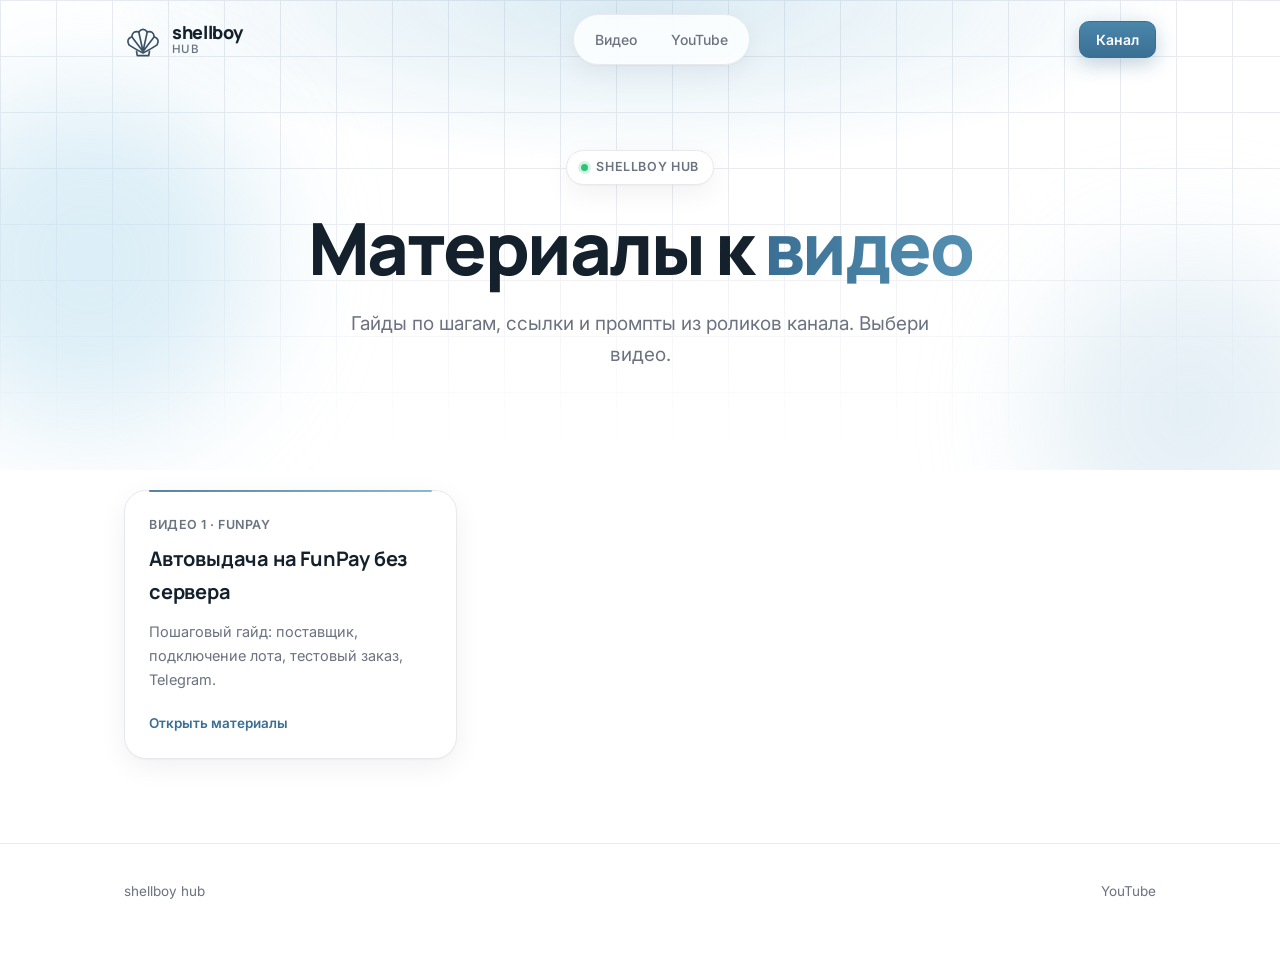
<file: index.html>
<!doctype html>
<html lang="ru">
<head>
<meta charset="utf-8">
<meta name="viewport" content="width=device-width,initial-scale=1">
<title>shellboy hub: материалы к видео</title>
<meta name="description" content="shellboy hub: гайды, ссылки и промпты к видео канала @shellboyx.">
<link rel="icon" href="assets/img/logo.svg" type="image/svg+xml">
<link rel="preconnect" href="https://fonts.googleapis.com">
<link rel="preconnect" href="https://fonts.gstatic.com" crossorigin>
<link href="https://fonts.googleapis.com/css2?family=Inter:wght@400;500;600;700&family=Manrope:wght@600;700;800&display=swap" rel="stylesheet">
<link rel="stylesheet" href="assets/css/style.css">
<script>document.documentElement.classList.add("js");</script>
</head>
<body>

<svg width="0" height="0" style="position:absolute" aria-hidden="true">
  <symbol id="i-play" viewBox="0 0 24 24"><path d="M8 5v14l11-7z"/></symbol>
  <symbol id="i-user" viewBox="0 0 24 24"><circle cx="12" cy="8" r="4"/><path d="M4 21c1-4 4-6 8-6s7 2 8 6"/></symbol>
  <symbol id="i-key" viewBox="0 0 24 24"><circle cx="8" cy="15" r="4"/><path d="M11 12l9-9M16 7l3 3"/></symbol>
  <symbol id="i-wallet" viewBox="0 0 24 24"><rect x="3" y="6" width="18" height="14" rx="3"/><path d="M3 10h18M16 15h2"/></symbol>
  <symbol id="i-search" viewBox="0 0 24 24"><circle cx="11" cy="11" r="7"/><path d="M20 20l-4-4"/></symbol>
  <symbol id="i-redo" viewBox="0 0 24 24"><path d="M20 12a8 8 0 1 1-3-6.2M20 4v5h-5"/></symbol>
  <symbol id="i-hand" viewBox="0 0 24 24"><path d="M9 11V5a1.5 1.5 0 0 1 3 0v6M12 10V4a1.5 1.5 0 0 1 3 0v7M15 11V6a1.5 1.5 0 0 1 3 0v9a6 6 0 0 1-6 6h-1a6 6 0 0 1-5-3l-2-4a1.5 1.5 0 0 1 2.5-1.5L9 15"/></symbol>
  <symbol id="i-phone" viewBox="0 0 24 24"><rect x="7" y="2" width="10" height="20" rx="2.5"/><path d="M11 18h2"/></symbol>
  <symbol id="i-check" viewBox="0 0 24 24"><path d="M5 12.5l4.5 4.5L19 7.5"/></symbol>
  <symbol id="i-alert" viewBox="0 0 24 24"><path d="M12 3l10 18H2z"/><path d="M12 10v5M12 18v.5"/></symbol>
  <symbol id="i-info" viewBox="0 0 24 24"><circle cx="12" cy="12" r="9"/><path d="M12 11v6M12 7.5v.5"/></symbol>
  <symbol id="i-arrow" viewBox="0 0 24 24"><path d="M7 17L17 7M8 7h9v9"/></symbol>
  <symbol id="i-bolt" viewBox="0 0 24 24"><path d="M13 2L4 14h7l-1 8 9-12h-7z"/></symbol>
  <symbol id="i-server" viewBox="0 0 24 24"><rect x="3" y="4" width="18" height="7" rx="2"/><rect x="3" y="13" width="18" height="7" rx="2"/><path d="M7 7.5h.01M7 16.5h.01"/></symbol>
  <symbol id="i-box" viewBox="0 0 24 24"><path d="M3 7l9-4 9 4-9 4zM3 7v10l9 4 9-4V7M12 11v10"/></symbol>
  <symbol id="i-chat" viewBox="0 0 24 24"><path d="M4 5h16v11H9l-5 4z"/></symbol>
  <symbol id="i-chan" viewBox="0 0 24 24"><rect x="3" y="5" width="18" height="14" rx="4"/><path d="M10 9.5v5l4.5-2.5z"/></symbol>
  <symbol id="i-git" viewBox="0 0 24 24"><path d="M8 4v10a4 4 0 0 0 4 4h4M8 8a2 2 0 1 0 0-4 2 2 0 0 0 0 4zM16 20a2 2 0 1 0 0-4 2 2 0 0 0 0 4z"/></symbol>
</svg>

<div class="progress" aria-hidden="true"></div>

<header class="nav-shell">
  <div class="wrap">
    <a class="brand" href="#top"><img src="assets/img/logo.svg" alt=""><span class="brand-text"><b>shellboy</b><small>hub</small></span></a>
    <nav class="navpill"><a href="#videos">Видео</a><a href="https://www.youtube.com/@shellboyx" target="_blank" rel="noopener">YouTube</a></nav>
    <a class="btn blue sm nav-cta" href="https://www.youtube.com/@shellboyx" target="_blank" rel="noopener">Канал</a>
  </div>
</header>

<main id="top">
<div class="hero">
  <i class="orb o1" aria-hidden="true"></i><i class="orb o2" aria-hidden="true"></i>
  <div class="wrap">
    <div class="pills rise" style="--d:0ms"><span class="pill"><span class="dot"></span>shellboy hub</span></div>
    <h1>Материалы к <span class="grad">видео</span></h1>
    <p class="lead rise" style="--d:520ms">Гайды по шагам, ссылки и промпты из роликов канала. Выбери видео.</p>
  </div>
</div>
<section style="padding-top:20px">
  <div class="wrap">
    <div class="grid g3 reveal" id="videos"></div>
  </div>
</section>
</main>
<footer>
  <div class="wrap">
    <span>shellboy hub</span>
    <span><a href="https://www.youtube.com/@shellboyx" target="_blank" rel="noopener">YouTube</a></span>
  </div>
</footer>
<script src="assets/js/videos.js"></script>
<script src="assets/js/hub.js"></script>
<script src="assets/js/nav.js"></script>
<script src="assets/js/reveal.js"></script>
<script src="assets/js/anim.js"></script>
</body>
</html>
</file>
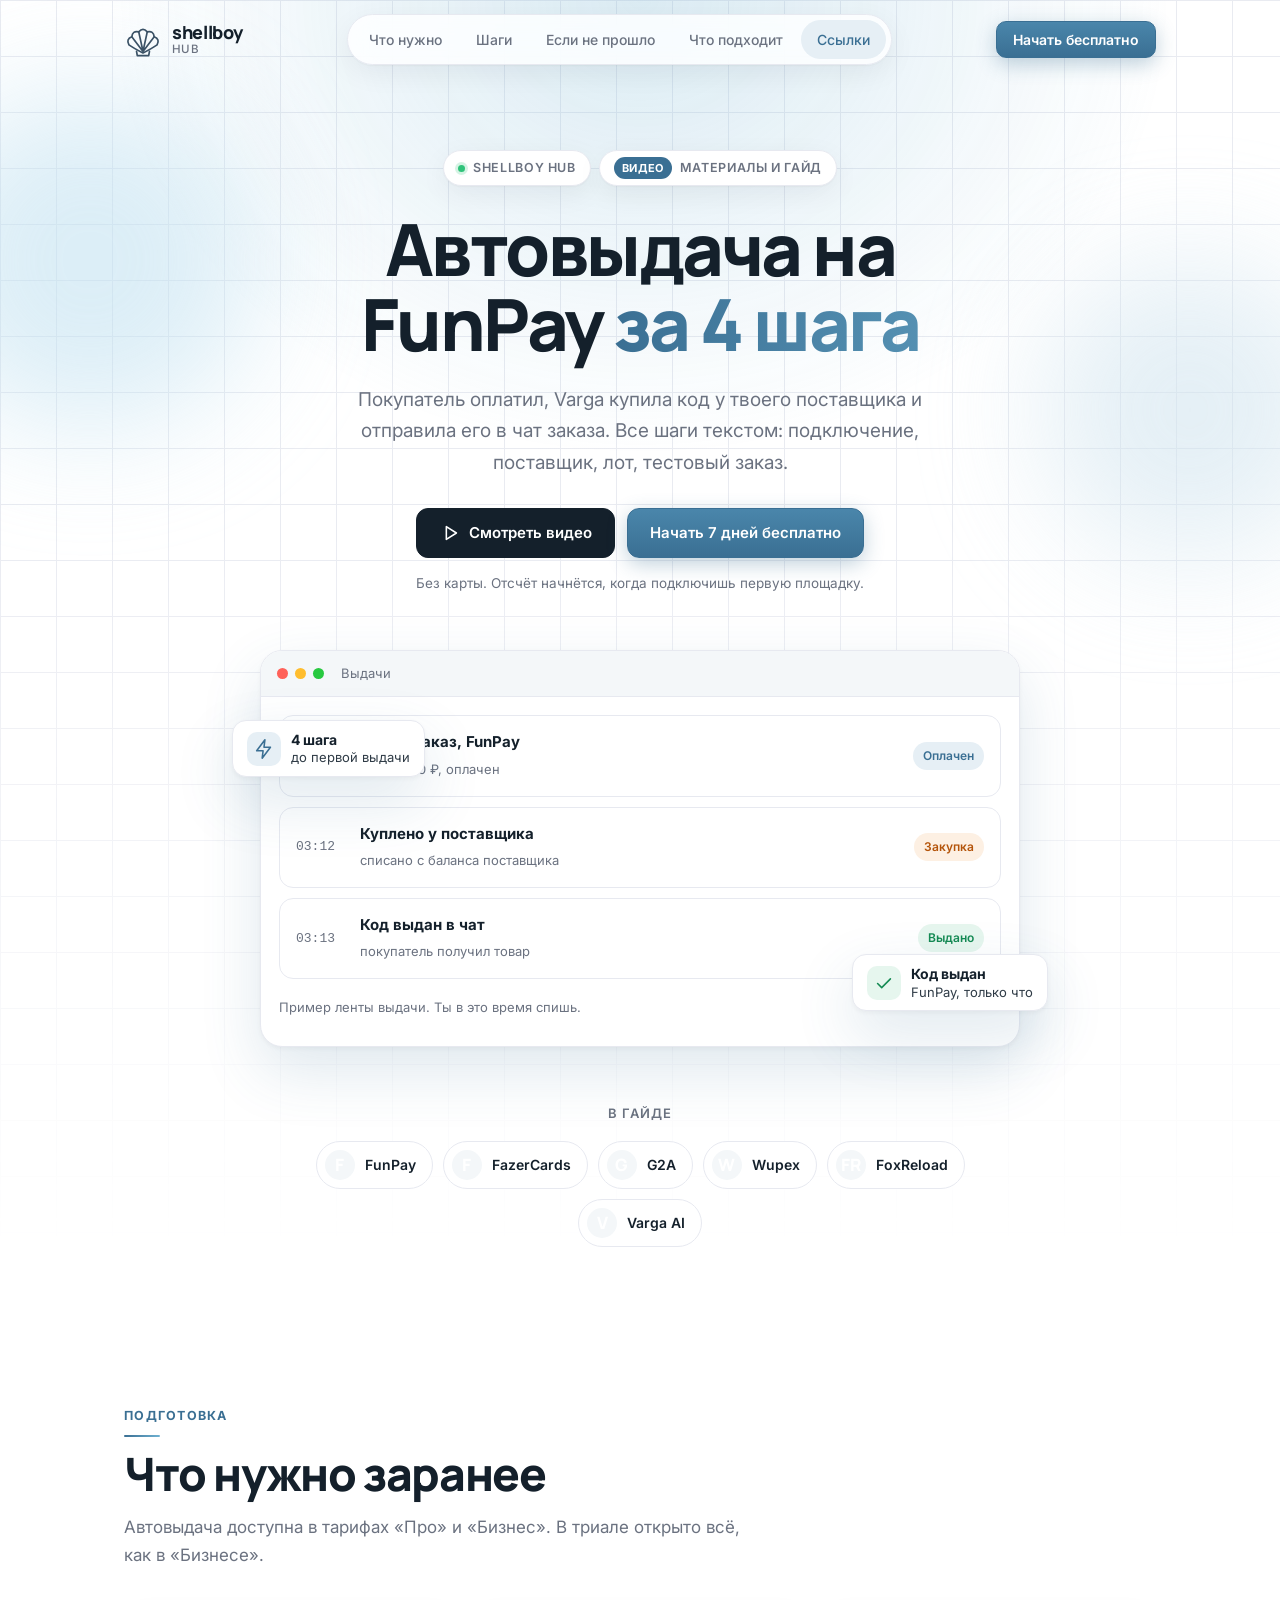
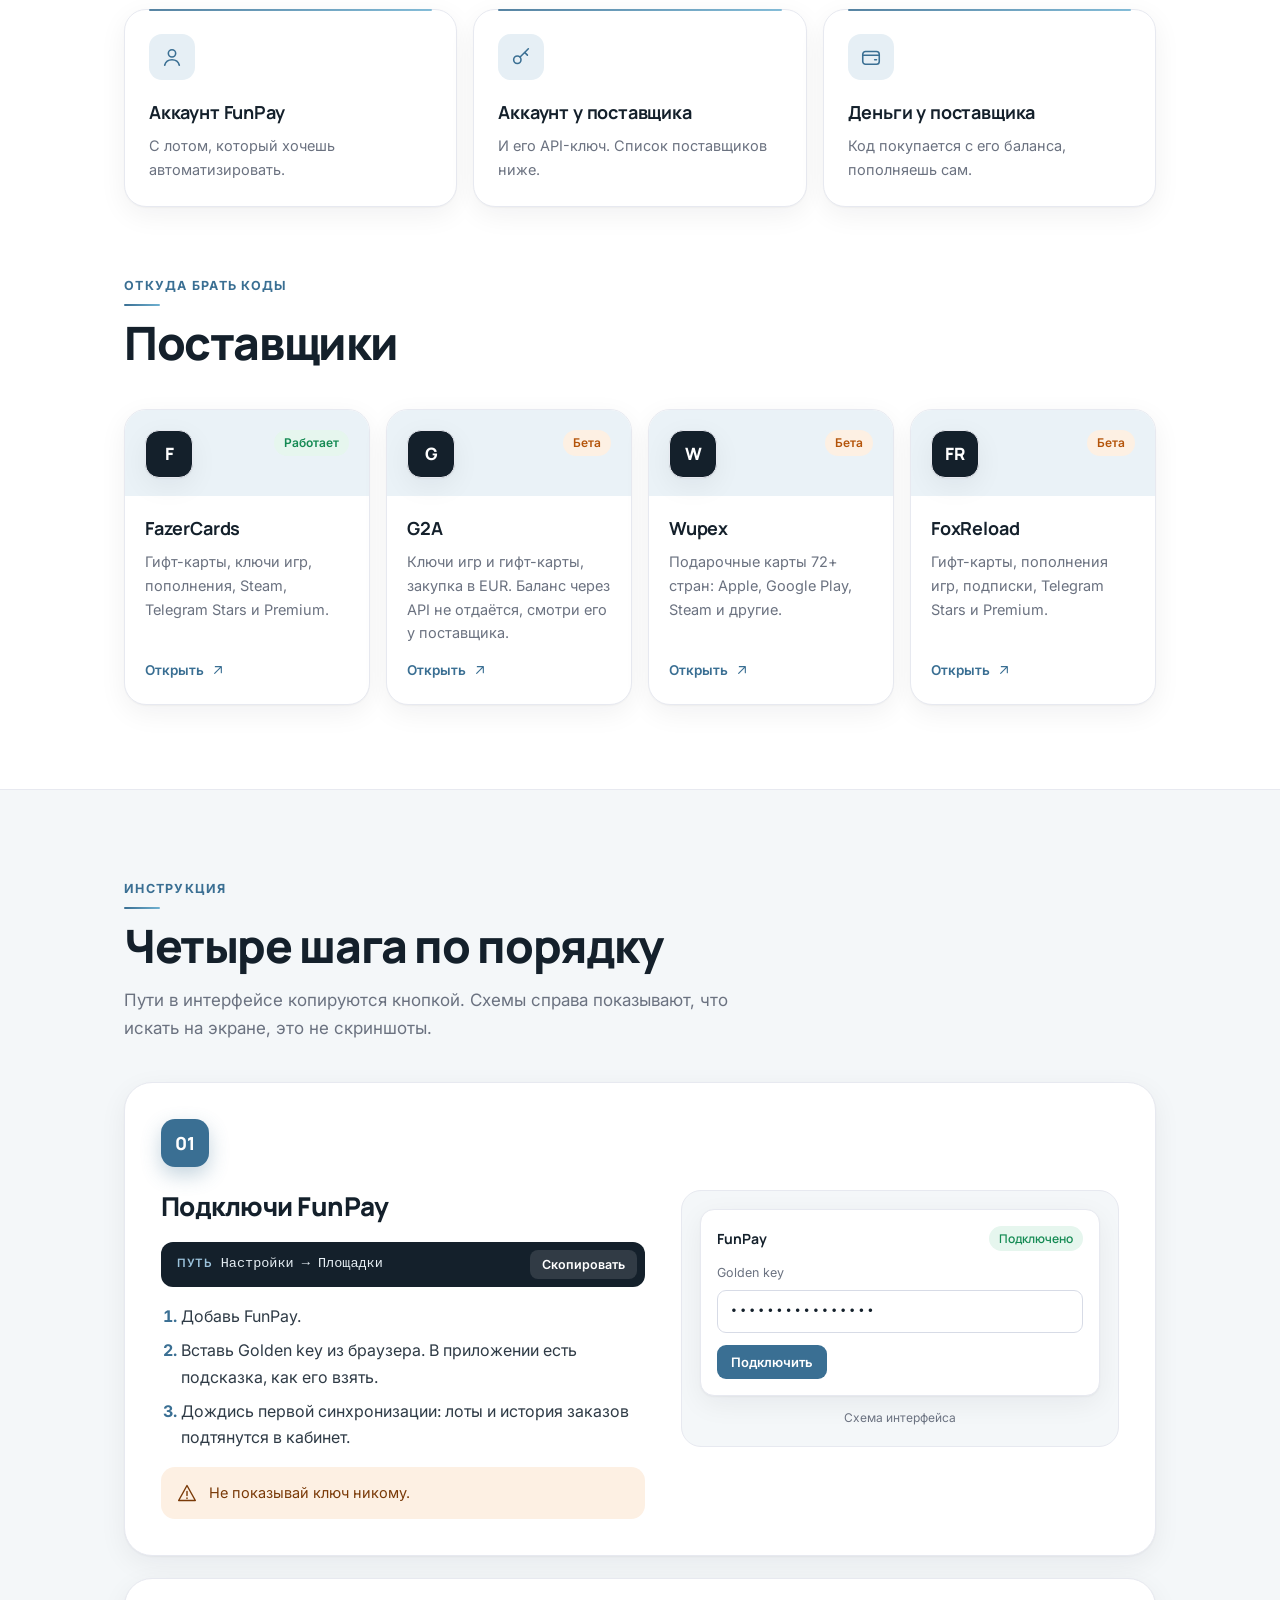
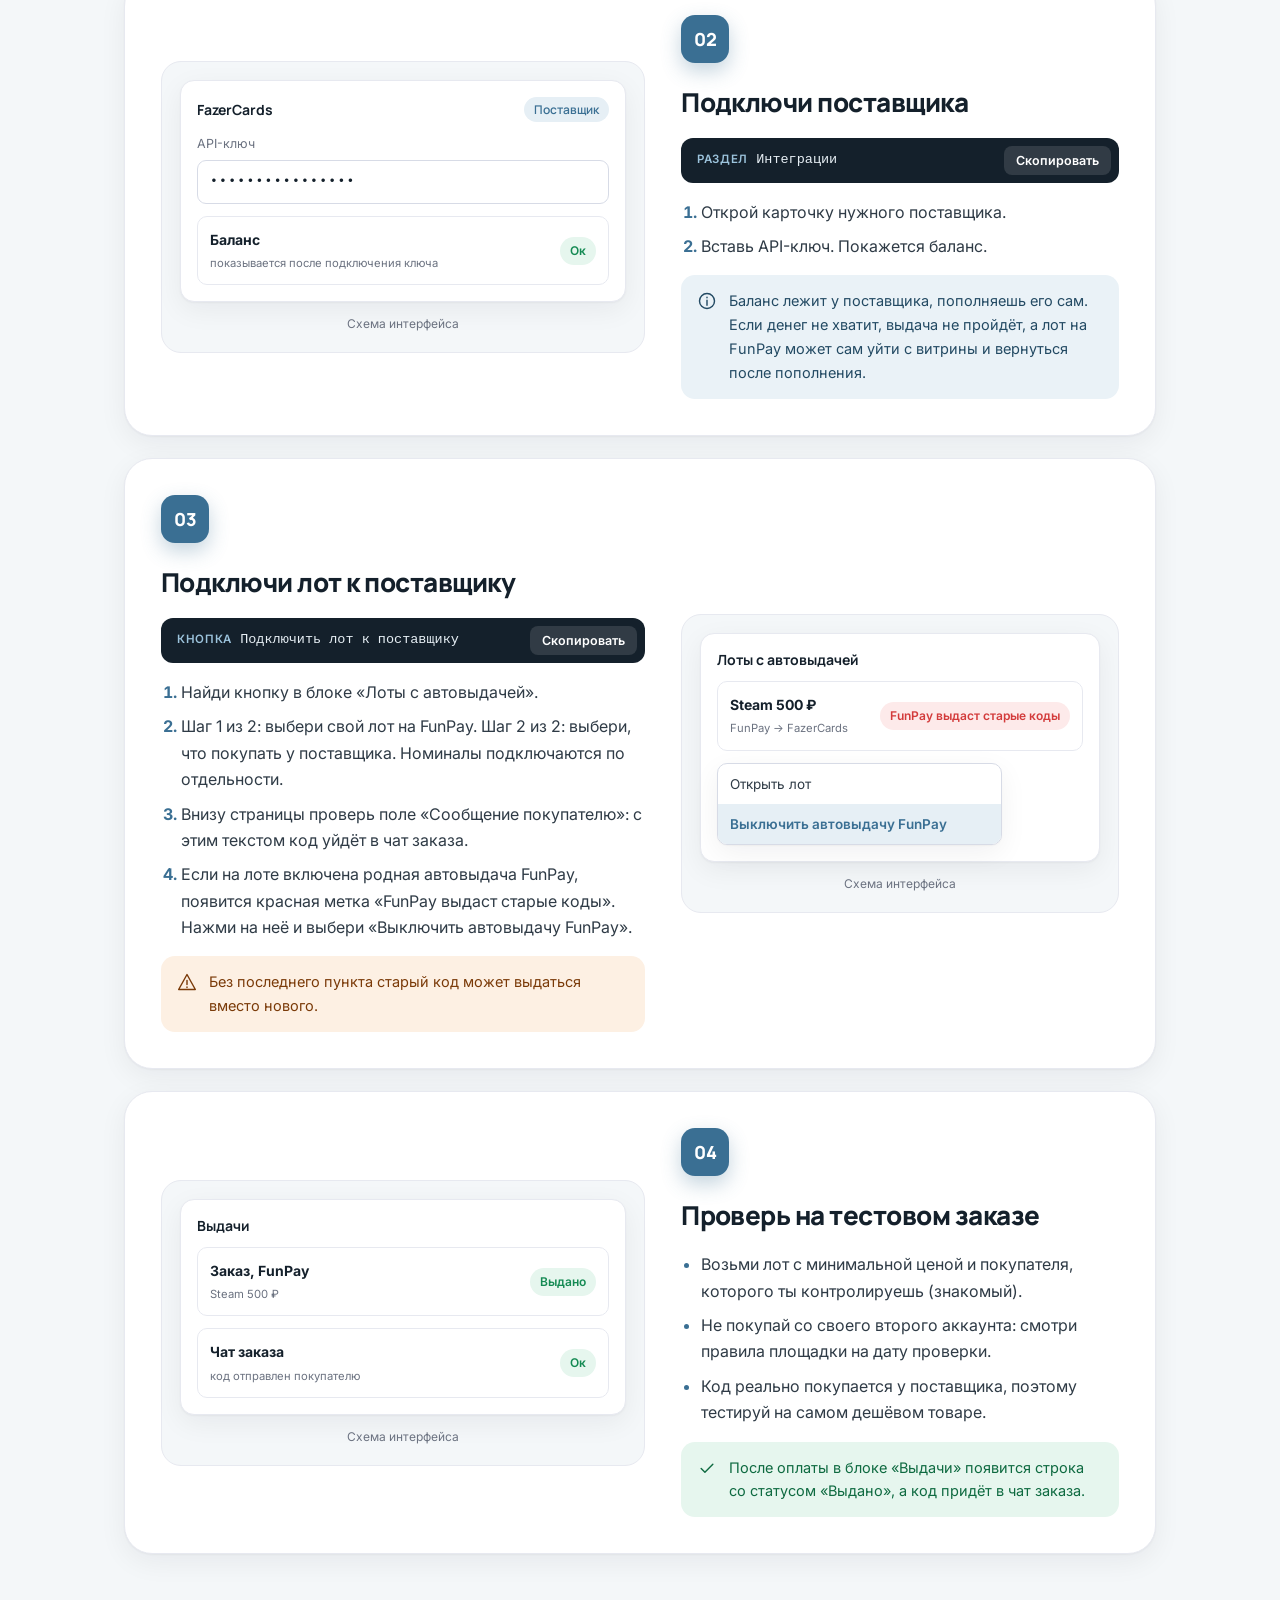
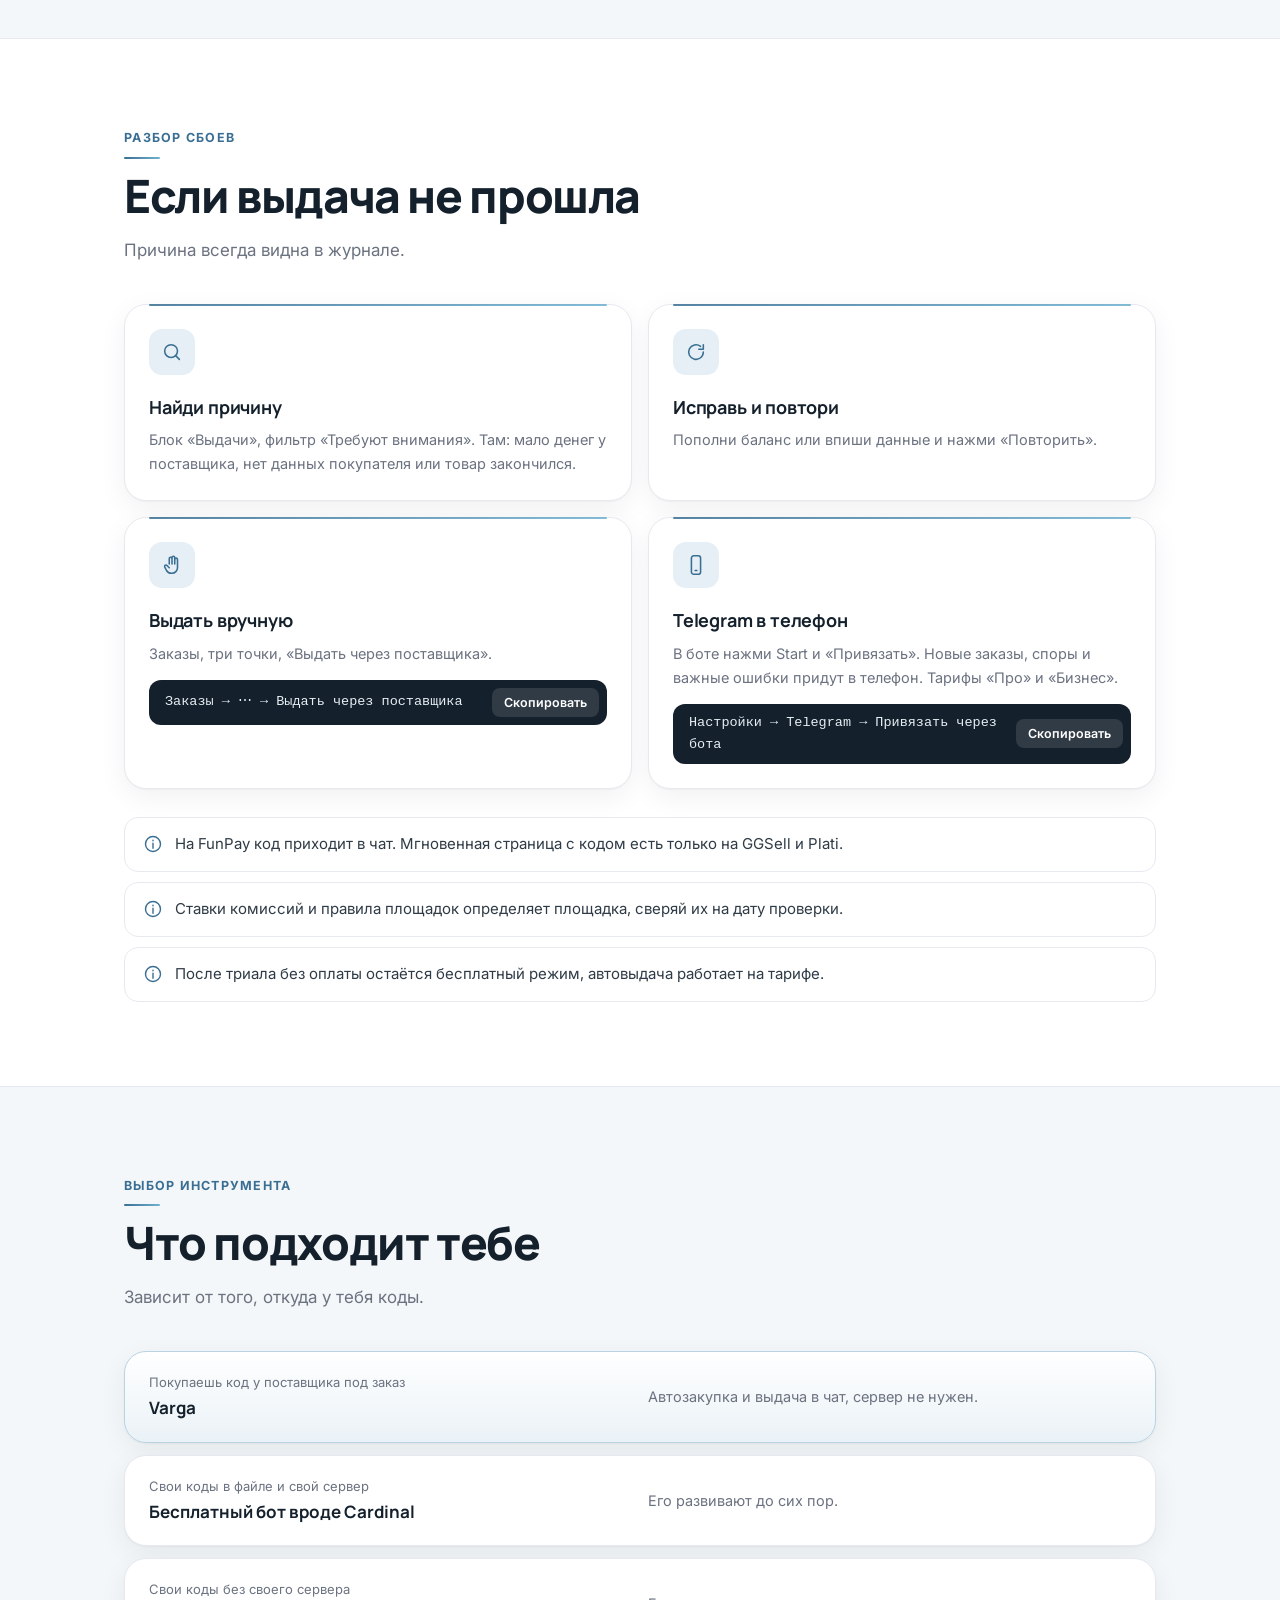
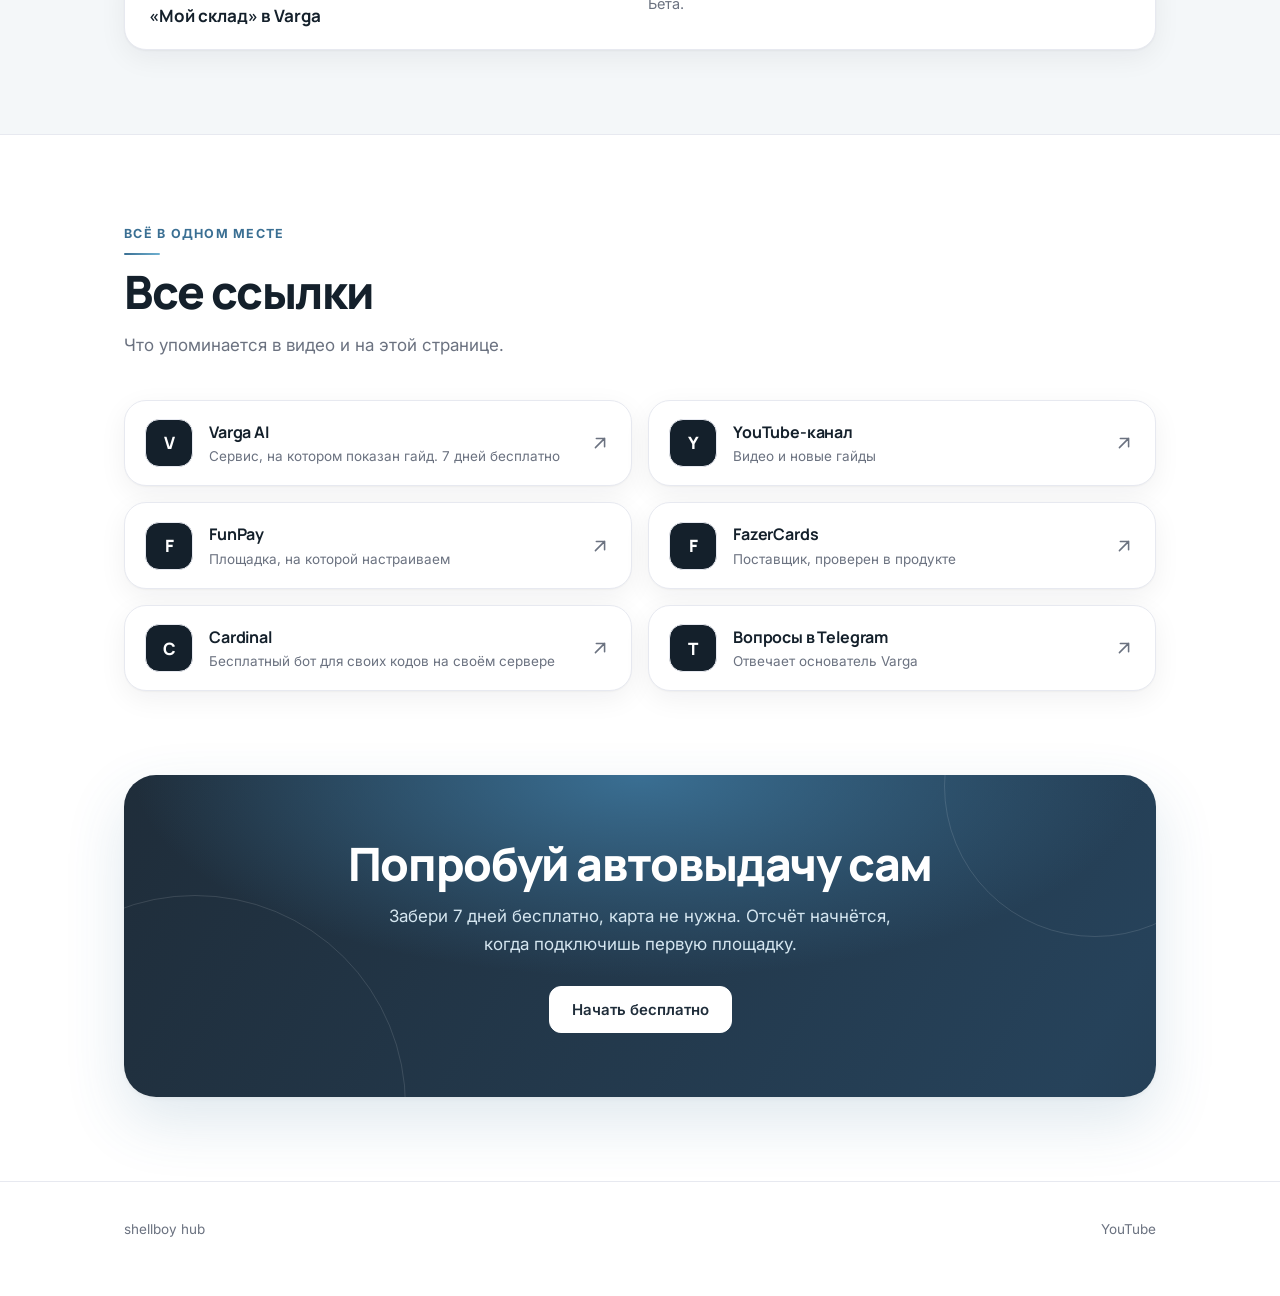
<file: video-1/index.html>
<!doctype html>
<html lang="ru">
<head>
<meta charset="utf-8">
<meta name="viewport" content="width=device-width,initial-scale=1">
<title>Автовыдача на FunPay без сервера: гайд по шагам | Varga AI</title>
<meta name="description" content="Письменная инструкция к видео: как настроить автовыдачу на FunPay без своего сервера. Поставщик, подключение лота, тестовый заказ, Telegram.">
<link rel="icon" href="../assets/img/logo.svg" type="image/svg+xml">
<link rel="preconnect" href="https://fonts.googleapis.com">
<link rel="preconnect" href="https://fonts.gstatic.com" crossorigin>
<link href="https://fonts.googleapis.com/css2?family=Inter:wght@400;500;600;700&family=Manrope:wght@600;700;800&display=swap" rel="stylesheet">
<link rel="stylesheet" href="../assets/css/style.css">
<script>document.documentElement.classList.add("js");</script>
</head>
<body>

<svg width="0" height="0" style="position:absolute" aria-hidden="true">
  <symbol id="i-play" viewBox="0 0 24 24"><path d="M8 5v14l11-7z"/></symbol>
  <symbol id="i-user" viewBox="0 0 24 24"><circle cx="12" cy="8" r="4"/><path d="M4 21c1-4 4-6 8-6s7 2 8 6"/></symbol>
  <symbol id="i-key" viewBox="0 0 24 24"><circle cx="8" cy="15" r="4"/><path d="M11 12l9-9M16 7l3 3"/></symbol>
  <symbol id="i-wallet" viewBox="0 0 24 24"><rect x="3" y="6" width="18" height="14" rx="3"/><path d="M3 10h18M16 15h2"/></symbol>
  <symbol id="i-search" viewBox="0 0 24 24"><circle cx="11" cy="11" r="7"/><path d="M20 20l-4-4"/></symbol>
  <symbol id="i-redo" viewBox="0 0 24 24"><path d="M20 12a8 8 0 1 1-3-6.2M20 4v5h-5"/></symbol>
  <symbol id="i-hand" viewBox="0 0 24 24"><path d="M9 11V5a1.5 1.5 0 0 1 3 0v6M12 10V4a1.5 1.5 0 0 1 3 0v7M15 11V6a1.5 1.5 0 0 1 3 0v9a6 6 0 0 1-6 6h-1a6 6 0 0 1-5-3l-2-4a1.5 1.5 0 0 1 2.5-1.5L9 15"/></symbol>
  <symbol id="i-phone" viewBox="0 0 24 24"><rect x="7" y="2" width="10" height="20" rx="2.5"/><path d="M11 18h2"/></symbol>
  <symbol id="i-check" viewBox="0 0 24 24"><path d="M5 12.5l4.5 4.5L19 7.5"/></symbol>
  <symbol id="i-alert" viewBox="0 0 24 24"><path d="M12 3l10 18H2z"/><path d="M12 10v5M12 18v.5"/></symbol>
  <symbol id="i-info" viewBox="0 0 24 24"><circle cx="12" cy="12" r="9"/><path d="M12 11v6M12 7.5v.5"/></symbol>
  <symbol id="i-arrow" viewBox="0 0 24 24"><path d="M7 17L17 7M8 7h9v9"/></symbol>
  <symbol id="i-bolt" viewBox="0 0 24 24"><path d="M13 2L4 14h7l-1 8 9-12h-7z"/></symbol>
  <symbol id="i-server" viewBox="0 0 24 24"><rect x="3" y="4" width="18" height="7" rx="2"/><rect x="3" y="13" width="18" height="7" rx="2"/><path d="M7 7.5h.01M7 16.5h.01"/></symbol>
  <symbol id="i-box" viewBox="0 0 24 24"><path d="M3 7l9-4 9 4-9 4zM3 7v10l9 4 9-4V7M12 11v10"/></symbol>
  <symbol id="i-chat" viewBox="0 0 24 24"><path d="M4 5h16v11H9l-5 4z"/></symbol>
  <symbol id="i-chan" viewBox="0 0 24 24"><rect x="3" y="5" width="18" height="14" rx="4"/><path d="M10 9.5v5l4.5-2.5z"/></symbol>
  <symbol id="i-git" viewBox="0 0 24 24"><path d="M8 4v10a4 4 0 0 0 4 4h4M8 8a2 2 0 1 0 0-4 2 2 0 0 0 0 4zM16 20a2 2 0 1 0 0-4 2 2 0 0 0 0 4z"/></symbol>
</svg>

<div class="progress" aria-hidden="true"></div>

<header class="nav-shell">
  <div class="wrap">
    <a class="brand" href="#top"><img src="../assets/img/logo.svg" alt=""><span class="brand-text"><b>shellboy</b><small>hub</small></span></a>
    <nav class="navpill">
      <a href="#need">Что нужно</a>
      <a href="#steps">Шаги</a>
      <a href="#fail">Если не прошло</a>
      <a href="#fit">Что подходит</a>
      <a href="#links">Ссылки</a>
    </nav>
    <a class="btn blue sm nav-cta" href="https://vargaai.ru/?src=youtube_autovydacha" target="_blank" rel="noopener">Начать бесплатно</a>
  </div>
</header>

<main id="top">

<div class="hero">
  <i class="orb o1" aria-hidden="true"></i><i class="orb o2" aria-hidden="true"></i>
  <div class="wrap">
    <div class="pills rise" style="--d:0ms">
      <span class="pill"><span class="dot"></span>shellboy hub</span>
      <span class="pill"><b>Видео</b>Материалы и гайд</span>
    </div>
    <h1>Автовыдача на FunPay <span class="grad">за 4 шага</span></h1>
    <p class="lead rise" style="--d:520ms">Покупатель оплатил, Varga купила код у твоего поставщика и отправила его в чат заказа. Все шаги текстом: подключение, поставщик, лот, тестовый заказ.</p>
    <div class="hero-actions rise" style="--d:660ms">
      <a class="btn dark" href="https://www.youtube.com/@shellboyxx" target="_blank" rel="noopener" id="video-link"><svg class="icon"><use href="#i-play"/></svg>Смотреть видео</a>
      <a class="btn blue" href="https://vargaai.ru/?src=youtube_autovydacha" target="_blank" rel="noopener">Начать 7 дней бесплатно</a>
    </div>
    <p class="hero-note rise" style="--d:780ms">Без карты. Отсчёт начнётся, когда подключишь первую площадку.</p>

    <div class="stage">
      <div class="stage-tilt"><div class="window">
        <div class="win-bar"><i></i><i></i><i></i><span>Выдачи</span></div>
        <div class="win-body">
          <div class="feed-row"><span class="t">03:12</span><div><b>Новый заказ, FunPay</b><small>Steam 500 ₽, оплачен</small></div><span class="chip">Оплачен</span></div>
          <div class="feed-row"><span class="t">03:12</span><div><b>Куплено у поставщика</b><small>списано с баланса поставщика</small></div><span class="chip warn">Закупка</span></div>
          <div class="feed-row"><span class="t">03:13</span><div><b>Код выдан в чат</b><small>покупатель получил товар</small></div><span class="chip ok">Выдано</span></div>
        </div>
        <p class="win-cap">Пример ленты выдачи. Ты в это время спишь.</p>
      </div></div>
      <div class="float a"><span class="ic"><svg class="icon"><use href="#i-check"/></svg></span><span><b>Код выдан</b>FunPay, только что</span></div>
      <div class="float b"><span class="ic" style="background:var(--blue-soft);color:var(--blue)"><svg class="icon"><use href="#i-bolt"/></svg></span><span><b>4 шага</b>до первой выдачи</span></div>
    </div>
    <div class="strip">
      <p>В гайде</p>
      <div class="strip-row">
        <span class="strip-item"><span class="logo-img" data-letter="F"><img class="logo" src="https://www.google.com/s2/favicons?domain=funpay.com&sz=128" alt="" loading="lazy"></span>FunPay</span>
        <span class="strip-item"><span class="logo-img" data-letter="F"><img class="logo" src="https://www.google.com/s2/favicons?domain=fazercards.com&sz=128" alt="" loading="lazy"></span>FazerCards</span>
        <span class="strip-item"><span class="logo-img" data-letter="G"><img class="logo" src="https://www.google.com/s2/favicons?domain=g2a.com&sz=128" alt="" loading="lazy"></span>G2A</span>
        <span class="strip-item"><span class="logo-img" data-letter="W"><img class="logo" src="https://www.google.com/s2/favicons?domain=wupex.com&sz=128" alt="" loading="lazy"></span>Wupex</span>
        <span class="strip-item"><span class="logo-img" data-letter="FR"><img class="logo" src="https://www.google.com/s2/favicons?domain=foxreload.com&sz=128" alt="" loading="lazy"></span>FoxReload</span>
        <span class="strip-item"><span class="logo-img" data-letter="V"><img class="logo" src="https://vargaai.ru/img/va-logo.png" alt="" loading="lazy"></span>Varga AI</span>
      </div>
    </div>
  </div>
</div>

<section id="need">
  <div class="wrap">
    <div class="sec-head reveal">
      <span class="label">Подготовка</span>
      <h2>Что нужно заранее</h2>
      <p class="sec-sub">Автовыдача доступна в тарифах «Про» и «Бизнес». В триале открыто всё, как в «Бизнесе».</p>
    </div>
    <div class="grid g3 reveal">
      <div class="card"><div class="ico"><svg class="icon"><use href="#i-user"/></svg></div><h4>Аккаунт FunPay</h4><p>С лотом, который хочешь автоматизировать.</p></div>
      <div class="card"><div class="ico"><svg class="icon"><use href="#i-key"/></svg></div><h4>Аккаунт у поставщика</h4><p>И его API-ключ. Список поставщиков ниже.</p></div>
      <div class="card"><div class="ico"><svg class="icon"><use href="#i-wallet"/></svg></div><h4>Деньги у поставщика</h4><p>Код покупается с его баланса, пополняешь сам.</p></div>
    </div>

    <div class="sec-head reveal" style="margin-top:64px">
      <span class="label">Откуда брать коды</span>
      <h2>Поставщики</h2>
    </div>
    <div class="grid g4 reveal">
      <a class="card sup" href="https://reseller.fazercards.com/ru" target="_blank" rel="noopener">
        <div class="sup-top"><span class="logo-img" data-letter="F"><img class="logo" src="https://www.google.com/s2/favicons?domain=fazercards.com&sz=128" alt="" loading="lazy"></span><span class="tag ok">Работает</span></div>
        <div class="sup-body"><h4>FazerCards</h4><p>Гифт-карты, ключи игр, пополнения, Steam, Telegram Stars и Premium.</p><div class="go">Открыть<svg class="icon" style="width:16px;height:16px"><use href="#i-arrow"/></svg></div></div>
      </a>
      <a class="card sup" href="https://www.g2a.com/" target="_blank" rel="noopener">
        <div class="sup-top"><span class="logo-img" data-letter="G"><img class="logo" src="https://www.google.com/s2/favicons?domain=g2a.com&sz=128" alt="" loading="lazy"></span><span class="tag beta">Бета</span></div>
        <div class="sup-body"><h4>G2A</h4><p>Ключи игр и гифт-карты, закупка в EUR. Баланс через API не отдаётся, смотри его у поставщика.</p><div class="go">Открыть<svg class="icon" style="width:16px;height:16px"><use href="#i-arrow"/></svg></div></div>
      </a>
      <a class="card sup" href="https://wupex.com/" target="_blank" rel="noopener">
        <div class="sup-top"><span class="logo-img" data-letter="W"><img class="logo" src="https://www.google.com/s2/favicons?domain=wupex.com&sz=128" alt="" loading="lazy"></span><span class="tag beta">Бета</span></div>
        <div class="sup-body"><h4>Wupex</h4><p>Подарочные карты 72+ стран: Apple, Google Play, Steam и другие.</p><div class="go">Открыть<svg class="icon" style="width:16px;height:16px"><use href="#i-arrow"/></svg></div></div>
      </a>
      <a class="card sup" href="https://foxreload.com/ru" target="_blank" rel="noopener">
        <div class="sup-top"><span class="logo-img" data-letter="FR"><img class="logo" src="https://www.google.com/s2/favicons?domain=foxreload.com&sz=128" alt="" loading="lazy"></span><span class="tag beta">Бета</span></div>
        <div class="sup-body"><h4>FoxReload</h4><p>Гифт-карты, пополнения игр, подписки, Telegram Stars и Premium.</p><div class="go">Открыть<svg class="icon" style="width:16px;height:16px"><use href="#i-arrow"/></svg></div></div>
      </a>
    </div>
  </div>
</section>

<section id="steps" class="tint">
  <div class="wrap">
    <div class="sec-head reveal">
      <span class="label">Инструкция</span>
      <h2>Четыре шага по порядку</h2>
      <p class="sec-sub">Пути в интерфейсе копируются кнопкой. Схемы справа показывают, что искать на экране, это не скриншоты.</p>
    </div>

    <div class="steps">

      <div class="step reveal">
        <div>
          <div class="step-num">01</div>
          <h3>Подключи FunPay</h3>
          <div class="copybar"><span><em>Путь</em>Настройки → Площадки</span><button class="copy" data-copy="Настройки → Площадки">Скопировать</button></div>
          <ol>
            <li>Добавь FunPay.</li>
            <li>Вставь Golden key из браузера. В приложении есть подсказка, как его взять.</li>
            <li>Дождись первой синхронизации: лоты и история заказов подтянутся в кабинет.</li>
          </ol>
          <div class="callout warn"><svg class="icon"><use href="#i-alert"/></svg><p>Не показывай ключ никому.</p></div>
        </div>
        <div class="step-ui">
          <div class="ui-panel">
            <div class="ui-title">FunPay<span class="chip ok">Подключено</span></div>
            <div class="field">Golden key<div class="input"><span class="typing">••••••••••••••••</span></div></div>
            <span class="ui-btn">Подключить</span>
          </div>
          <p class="ui-cap">Схема интерфейса</p>
        </div>
      </div>

      <div class="step reveal">
        <div>
          <div class="step-num">02</div>
          <h3>Подключи поставщика</h3>
          <div class="copybar"><span><em>Раздел</em>Интеграции</span><button class="copy" data-copy="Интеграции">Скопировать</button></div>
          <ol>
            <li>Открой карточку нужного поставщика.</li>
            <li>Вставь API-ключ. Покажется баланс.</li>
          </ol>
          <div class="callout"><svg class="icon"><use href="#i-info"/></svg><p>Баланс лежит у поставщика, пополняешь его сам. Если денег не хватит, выдача не пройдёт, а лот на FunPay может сам уйти с витрины и вернуться после пополнения.</p></div>
        </div>
        <div class="step-ui">
          <div class="ui-panel">
            <div class="ui-title">FazerCards<span class="chip">Поставщик</span></div>
            <div class="field">API-ключ<div class="input"><span class="typing">••••••••••••••••</span></div></div>
            <div class="ui-row"><div><b>Баланс</b><small>показывается после подключения ключа</small></div><span class="chip ok">Ок</span></div>
          </div>
          <p class="ui-cap">Схема интерфейса</p>
        </div>
      </div>

      <div class="step reveal">
        <div>
          <div class="step-num">03</div>
          <h3>Подключи лот к поставщику</h3>
          <div class="copybar"><span><em>Кнопка</em>Подключить лот к поставщику</span><button class="copy" data-copy="Подключить лот к поставщику">Скопировать</button></div>
          <ol>
            <li>Найди кнопку в блоке «Лоты с автовыдачей».</li>
            <li>Шаг 1 из 2: выбери свой лот на FunPay. Шаг 2 из 2: выбери, что покупать у поставщика. Номиналы подключаются по отдельности.</li>
            <li>Внизу страницы проверь поле «Сообщение покупателю»: с этим текстом код уйдёт в чат заказа.</li>
            <li>Если на лоте включена родная автовыдача FunPay, появится красная метка «FunPay выдаст старые коды». Нажми на неё и выбери «Выключить автовыдачу FunPay».</li>
          </ol>
          <div class="callout warn"><svg class="icon"><use href="#i-alert"/></svg><p>Без последнего пункта старый код может выдаться вместо нового.</p></div>
        </div>
        <div class="step-ui">
          <div class="ui-panel">
            <div class="ui-title">Лоты с автовыдачей</div>
            <div class="ui-row"><div><b>Steam 500 ₽</b><small>FunPay → FazerCards</small></div><span class="chip red">FunPay выдаст старые коды</span></div>
            <div class="ui-menu"><div>Открыть лот</div><div class="on">Выключить автовыдачу FunPay</div></div>
          </div>
          <p class="ui-cap">Схема интерфейса</p>
        </div>
      </div>

      <div class="step reveal">
        <div>
          <div class="step-num">04</div>
          <h3>Проверь на тестовом заказе</h3>
          <ul>
            <li>Возьми лот с минимальной ценой и покупателя, которого ты контролируешь (знакомый).</li>
            <li>Не покупай со своего второго аккаунта: смотри правила площадки на дату проверки.</li>
            <li>Код реально покупается у поставщика, поэтому тестируй на самом дешёвом товаре.</li>
          </ul>
          <div class="callout ok"><svg class="icon"><use href="#i-check"/></svg><p>После оплаты в блоке «Выдачи» появится строка со статусом «Выдано», а код придёт в чат заказа.</p></div>
        </div>
        <div class="step-ui">
          <div class="ui-panel">
            <div class="ui-title">Выдачи</div>
            <div class="ui-row"><div><b>Заказ, FunPay</b><small>Steam 500 ₽</small></div><span class="chip ok">Выдано</span></div>
            <div class="ui-row"><div><b>Чат заказа</b><small>код отправлен покупателю</small></div><span class="chip ok">Ок</span></div>
          </div>
          <p class="ui-cap">Схема интерфейса</p>
        </div>
      </div>

    </div>
  </div>
</section>

<section id="fail">
  <div class="wrap">
    <div class="sec-head reveal">
      <span class="label">Разбор сбоев</span>
      <h2>Если выдача не прошла</h2>
      <p class="sec-sub">Причина всегда видна в журнале.</p>
    </div>
    <div class="grid g2 reveal">
      <div class="card info"><div class="ico"><svg class="icon"><use href="#i-search"/></svg></div><h4>Найди причину</h4><p>Блок «Выдачи», фильтр «Требуют внимания». Там: мало денег у поставщика, нет данных покупателя или товар закончился.</p></div>
      <div class="card info"><div class="ico"><svg class="icon"><use href="#i-redo"/></svg></div><h4>Исправь и повтори</h4><p>Пополни баланс или впиши данные и нажми «Повторить».</p></div>
      <div class="card info"><div class="ico"><svg class="icon"><use href="#i-hand"/></svg></div><h4>Выдать вручную</h4><p>Заказы, три точки, «Выдать через поставщика».</p>
        <div class="copybar" style="margin:14px 0 0"><span>Заказы → ⋯ → Выдать через поставщика</span><button class="copy" data-copy="Заказы → три точки → Выдать через поставщика">Скопировать</button></div></div>
      <div class="card info"><div class="ico"><svg class="icon"><use href="#i-phone"/></svg></div><h4>Telegram в телефон</h4><p>В боте нажми Start и «Привязать». Новые заказы, споры и важные ошибки придут в телефон. Тарифы «Про» и «Бизнес».</p>
        <div class="copybar" style="margin:14px 0 0"><span>Настройки → Telegram → Привязать через бота</span><button class="copy" data-copy="Настройки → Telegram → Привязать через бота">Скопировать</button></div></div>
    </div>

    <ul class="facts reveal">
      <li><svg class="icon"><use href="#i-info"/></svg>На FunPay код приходит в чат. Мгновенная страница с кодом есть только на GGSell и Plati.</li>
      <li><svg class="icon"><use href="#i-info"/></svg>Ставки комиссий и правила площадок определяет площадка, сверяй их на дату проверки.</li>
      <li><svg class="icon"><use href="#i-info"/></svg>После триала без оплаты остаётся бесплатный режим, автовыдача работает на тарифе.</li>
    </ul>
  </div>
</section>

<section id="fit" class="tint">
  <div class="wrap">
    <div class="sec-head reveal">
      <span class="label">Выбор инструмента</span>
      <h2>Что подходит тебе</h2>
      <p class="sec-sub">Зависит от того, откуда у тебя коды.</p>
    </div>
    <div class="fit reveal">
      <div class="fit-row hot"><div><span class="when">Покупаешь код у поставщика под заказ</span><b>Varga</b></div><div class="note">Автозакупка и выдача в чат, сервер не нужен.</div></div>
      <div class="fit-row"><div><span class="when">Свои коды в файле и свой сервер</span><b>Бесплатный бот вроде Cardinal</b></div><div class="note">Его развивают до сих пор.</div></div>
      <div class="fit-row"><div><span class="when">Свои коды без своего сервера</span><b>«Мой склад» в Varga</b></div><div class="note">Бета.</div></div>
    </div>
  </div>
</section>

<section id="links">
  <div class="wrap">
    <div class="sec-head reveal">
      <span class="label">Всё в одном месте</span>
      <h2>Все ссылки</h2>
      <p class="sec-sub">Что упоминается в видео и на этой странице.</p>
    </div>
    <div class="grid g2 reveal">
      <a class="card link-card" href="https://vargaai.ru/?src=youtube_autovydacha" target="_blank" rel="noopener"><span class="logo-img" data-letter="V"><img class="logo" src="https://vargaai.ru/img/va-logo.png" alt="" loading="lazy"></span><div><h4>Varga AI</h4><p>Сервис, на котором показан гайд. 7 дней бесплатно</p></div><svg class="icon arrow"><use href="#i-arrow"/></svg></a>
      <a class="card link-card" href="https://www.youtube.com/@shellboyxx" target="_blank" rel="noopener"><span class="logo-img" data-letter="Y"><img class="logo" src="https://www.google.com/s2/favicons?domain=youtube.com&sz=128" alt="" loading="lazy"></span><div><h4>YouTube-канал</h4><p>Видео и новые гайды</p></div><svg class="icon arrow"><use href="#i-arrow"/></svg></a>
      <a class="card link-card" href="https://funpay.com/" target="_blank" rel="noopener"><span class="logo-img" data-letter="F"><img class="logo" src="https://www.google.com/s2/favicons?domain=funpay.com&sz=128" alt="" loading="lazy"></span><div><h4>FunPay</h4><p>Площадка, на которой настраиваем</p></div><svg class="icon arrow"><use href="#i-arrow"/></svg></a>
      <a class="card link-card" href="https://reseller.fazercards.com/ru" target="_blank" rel="noopener"><span class="logo-img" data-letter="F"><img class="logo" src="https://www.google.com/s2/favicons?domain=fazercards.com&sz=128" alt="" loading="lazy"></span><div><h4>FazerCards</h4><p>Поставщик, проверен в продукте</p></div><svg class="icon arrow"><use href="#i-arrow"/></svg></a>
      <a class="card link-card" href="https://github.com/sidor0912/FunPayCardinal" target="_blank" rel="noopener"><span class="logo-img" data-letter="C"><img class="logo" src="https://www.google.com/s2/favicons?domain=github.com&sz=128" alt="" loading="lazy"></span><div><h4>Cardinal</h4><p>Бесплатный бот для своих кодов на своём сервере</p></div><svg class="icon arrow"><use href="#i-arrow"/></svg></a>
      <a class="card link-card" href="https://t.me/ova_xd" target="_blank" rel="noopener"><span class="logo-img" data-letter="T"><img class="logo" src="https://www.google.com/s2/favicons?domain=telegram.org&sz=128" alt="" loading="lazy"></span><div><h4>Вопросы в Telegram</h4><p>Отвечает основатель Varga</p></div><svg class="icon arrow"><use href="#i-arrow"/></svg></a>
    </div>
  </div>
</section>

<section id="trial" style="padding-top:0">
  <div class="wrap">
    <div class="cta reveal">
      <h2>Попробуй автовыдачу сам</h2>
      <p>Забери 7 дней бесплатно, карта не нужна. Отсчёт начнётся, когда подключишь первую площадку.</p>
      <a class="btn white" href="https://vargaai.ru/?src=youtube_autovydacha" target="_blank" rel="noopener">Начать бесплатно</a>
      
    </div>
  </div>
</section>

</main>

<footer>
  <div class="wrap">
    <span>shellboy hub</span>
    <span><a href="https://www.youtube.com/@shellboyx" target="_blank" rel="noopener">YouTube</a></span>
  </div>
</footer>

<script src="../assets/js/copy.js"></script>
<script src="../assets/js/logos.js"></script>
<script src="../assets/js/nav.js"></script>
<script src="../assets/js/reveal.js"></script>
<script src="../assets/js/anim.js"></script>
</body>
</html>
</file>
<file: assets/css/style.css>
/* Tokens */
:root {
  --bg: #ffffff;
  --bg-soft: #f4f7f9;
  --bg-tint: #eaf2f7;
  --text: #2f3b46;
  --strong: #14202b;
  --muted: #6b7280;
  --line: #e7e9f0;
  --line-strong: #d7dbe6;
  --blue: #3a6f93;
  --blue-2: #6fb1d1;
  --blue-dark: #1f2d3a;
  --blue-soft: #e6eff5;
  --ok: #148a53;
  --ok-soft: #e6f6ee;
  --warn: #b4540a;
  --warn-soft: #fdf0e3;
  --red: #d33b3b;
  --red-soft: #fdeaea;
  --r-lg: 22px;
  --r-md: 14px;
  --r-sm: 10px;
  --shadow: 0 1px 2px rgba(11, 16, 32, 0.04), 0 8px 28px rgba(11, 16, 32, 0.06);
  --shadow-lg: 0 2px 4px rgba(11, 16, 32, 0.04), 0 24px 60px rgba(58, 111, 147, 0.16);
  --font: "Inter", -apple-system, "Segoe UI", Roboto, Arial, sans-serif;
  --display: "Manrope", "Inter", -apple-system, "Segoe UI", Arial, sans-serif;
  --mono: ui-monospace, "SF Mono", Menlo, Consolas, monospace;
}

* { box-sizing: border-box; }
html { scroll-behavior: smooth; scroll-padding-top: 96px; }
body {
  margin: 0; background: var(--bg); color: var(--text);
  font-family: var(--font); font-size: 16px; line-height: 1.65;
  -webkit-font-smoothing: antialiased; overflow-x: hidden;
}
a { color: inherit; text-decoration: none; }
p { margin: 0 0 12px; }
.wrap { max-width: 1080px; margin: 0 auto; padding: 0 24px; }
.icon { width: 22px; height: 22px; stroke: currentColor; fill: none; stroke-width: 1.7; stroke-linecap: round; stroke-linejoin: round; flex: none; }

/* Progress */
.progress { position: fixed; top: 0; left: 0; height: 3px; width: 0; z-index: 50; background: linear-gradient(90deg, var(--blue), var(--blue-2)); }

/* Floating nav */
.nav-shell { position: fixed; top: 14px; left: 0; right: 0; z-index: 40; pointer-events: none; }
.nav-shell .wrap { display: flex; align-items: center; justify-content: space-between; gap: 12px; }
.brand, .navpill, .nav-cta { pointer-events: auto; }
.brand { display: flex; align-items: center; gap: 10px; font-family: var(--display); font-weight: 800; font-size: 18px; color: var(--strong); }
.brand img { width: 34px; height: 34px; border-radius: 10px; }
.brand span i { font-style: normal; color: var(--blue); }
.navpill {
  display: flex; gap: 2px; padding: 5px; border-radius: 999px;
  background: rgba(255, 255, 255, 0.82); backdrop-filter: blur(14px) saturate(160%);
  border: 1px solid var(--line); box-shadow: var(--shadow);
}
.navpill a { padding: 8px 16px; border-radius: 999px; font-size: 14px; font-weight: 500; color: var(--muted); transition: background 0.15s, color 0.15s; }
.navpill a:hover { color: var(--strong); background: var(--bg-soft); }
.navpill a.active { color: var(--blue); background: var(--blue-soft); }

/* Buttons */
.btn {
  display: inline-flex; align-items: center; justify-content: center; gap: 8px;
  padding: 13px 22px; border-radius: 12px; font: 600 15px var(--font);
  border: 1px solid var(--line-strong); background: #fff; color: var(--strong);
  cursor: pointer; transition: transform 0.15s, box-shadow 0.15s, background 0.15s;
}
.btn:hover { transform: translateY(-1px); box-shadow: var(--shadow); }
.btn.blue { background: linear-gradient(180deg, #4a86ab, var(--blue)); border-color: var(--blue); color: #fff; box-shadow: 0 6px 20px rgba(58, 111, 147, 0.32); }
.btn.blue:hover { box-shadow: 0 10px 28px rgba(58, 111, 147, 0.4); }
.btn.dark { background: var(--strong); border-color: var(--strong); color: #fff; }
.btn.sm { padding: 9px 16px; font-size: 14px; border-radius: 10px; }
.btn.white { background: #fff; color: var(--strong); border-color: #fff; }

/* Hero */
.hero { position: relative; padding: 150px 0 70px; text-align: center; overflow: hidden; }
.hero::before {
  content: ""; position: absolute; inset: 0; z-index: -1;
  background:
    radial-gradient(60% 50% at 50% 0%, rgba(111, 177, 209, 0.28), transparent 70%),
    linear-gradient(var(--line) 1px, transparent 1px) 0 0 / 56px 56px,
    linear-gradient(90deg, var(--line) 1px, transparent 1px) 0 0 / 56px 56px;
  -webkit-mask-image: linear-gradient(#000 40%, transparent 95%);
  mask-image: linear-gradient(#000 40%, transparent 95%);
  opacity: 0.9;
}
.pills { display: flex; flex-wrap: wrap; gap: 8px; justify-content: center; margin-bottom: 26px; }
.pill {
  display: inline-flex; align-items: center; gap: 8px; padding: 6px 14px; border-radius: 999px;
  font-size: 12.5px; font-weight: 600; letter-spacing: 0.05em; text-transform: uppercase;
  background: #fff; border: 1px solid var(--line); color: var(--muted); box-shadow: var(--shadow);
}
.pill .dot { width: 7px; height: 7px; border-radius: 50%; background: #2fc37a; box-shadow: 0 0 0 3px rgba(47, 195, 122, 0.2); }
.pill b { background: var(--blue); color: #fff; padding: 2px 8px; border-radius: 999px; font-size: 11px; letter-spacing: 0.04em; }

h1, h2, h3, h4 { font-family: var(--display); color: var(--strong); margin: 0; }
h1 { font-size: clamp(38px, 7vw, 72px); font-weight: 800; line-height: 1.04; letter-spacing: -0.035em; max-width: 880px; margin: 0 auto 22px; }
h1 { text-wrap: balance; }
.grad { white-space: nowrap; background: linear-gradient(90deg, var(--blue), var(--blue-2)); -webkit-background-clip: text; background-clip: text; color: transparent; }
.lead { font-size: 19px; color: var(--muted); max-width: 620px; margin: 0 auto 30px; }
.hero-actions { display: flex; flex-wrap: wrap; gap: 12px; justify-content: center; }
.hero-note { font-size: 13.5px; color: var(--muted); margin-top: 14px; }

/* Window mock */
.stage { position: relative; max-width: 760px; margin: 56px auto 0; text-align: left; }
.window { background: #fff; border: 1px solid var(--line); border-radius: var(--r-lg); box-shadow: var(--shadow-lg); overflow: hidden; }
.win-bar { display: flex; align-items: center; gap: 7px; padding: 12px 16px; background: var(--bg-soft); border-bottom: 1px solid var(--line); }
.win-bar i { width: 11px; height: 11px; border-radius: 50%; background: #ff6159; }
.win-bar i:nth-child(2) { background: #ffbd2e; }
.win-bar i:nth-child(3) { background: #28c940; }
.win-bar span { margin-left: 10px; font-size: 13px; color: var(--muted); }
.win-body { padding: 18px; display: grid; gap: 10px; }
.feed-row {
  display: grid; grid-template-columns: 52px 1fr auto; align-items: center; gap: 12px;
  padding: 14px 16px; border: 1px solid var(--line); border-radius: var(--r-md); background: #fff;
}
.t { font-family: var(--mono); font-size: 13px; color: var(--muted); }
.feed-row b { display: block; color: var(--strong); font-size: 15px; }
.feed-row small { color: var(--muted); font-size: 13px; }
.chip { font-size: 12px; font-weight: 600; padding: 4px 10px; border-radius: 999px; background: var(--blue-soft); color: var(--blue); white-space: nowrap; }
.chip.ok { background: var(--ok-soft); color: var(--ok); }
.chip.red { background: var(--red-soft); color: var(--red); }
.chip.warn { background: var(--warn-soft); color: var(--warn); }
.win-cap { padding: 0 18px 16px; font-size: 13px; color: var(--muted); }
.float {
  position: absolute; background: #fff; border: 1px solid var(--line); border-radius: 14px; box-shadow: var(--shadow-lg);
  padding: 10px 14px; display: flex; gap: 10px; align-items: center; font-size: 13px; line-height: 1.3;
}
.float b { display: block; color: var(--strong); font-size: 14px; }
.float .ic { width: 34px; height: 34px; border-radius: 10px; background: var(--ok-soft); color: var(--ok); display: grid; place-items: center; }
.float.a { right: -28px; bottom: 36px; }
.float.b { left: -28px; top: 70px; }
.js .feed-row { opacity: 0; transform: translateY(10px); animation: rowIn 0.6s forwards; }
.js .feed-row:nth-child(1) { animation-delay: 0.3s; }
.js .feed-row:nth-child(2) { animation-delay: 1s; }
.js .feed-row:nth-child(3) { animation-delay: 1.7s; }
@keyframes rowIn { to { opacity: 1; transform: none; } }

/* Sections */
section { padding: 84px 0; }
.sec-head { max-width: 640px; margin-bottom: 40px; }
.label { display: inline-block; font-size: 12.5px; font-weight: 700; letter-spacing: 0.1em; text-transform: uppercase; color: var(--blue); margin-bottom: 12px; }
h2 { font-size: clamp(30px, 4.6vw, 46px); font-weight: 800; line-height: 1.1; letter-spacing: -0.03em; margin-bottom: 14px; }
.sec-sub { color: var(--muted); font-size: 17px; margin: 0; }
.tint { background: var(--bg-soft); border-top: 1px solid var(--line); border-bottom: 1px solid var(--line); }

/* Cards */
.grid { display: grid; gap: 16px; }
.g3 { grid-template-columns: repeat(3, 1fr); }
.g2 { grid-template-columns: repeat(2, 1fr); }
.g4 { grid-template-columns: repeat(4, 1fr); }
.card {
  position: relative; background: #fff; border: 1px solid var(--line); border-radius: var(--r-lg);
  padding: 24px; box-shadow: var(--shadow); transition: transform 0.2s, box-shadow 0.2s;
}
.card::before {
  content: ""; position: absolute; left: 24px; right: 24px; top: -1px; height: 2px; border-radius: 2px;
  background: linear-gradient(90deg, var(--blue), var(--blue-2)); opacity: 0.85;
}
a.card:hover { transform: translateY(-3px); box-shadow: var(--shadow-lg); }
.ico { width: 46px; height: 46px; border-radius: 13px; display: grid; place-items: center; background: var(--blue-soft); color: var(--blue); margin-bottom: 18px; }
.card h4 { font-size: 18px; font-weight: 700; margin-bottom: 6px; letter-spacing: -0.01em; }
.card p { font-size: 14.5px; color: var(--muted); margin: 0; }
.card .tag { display: inline-block; margin-top: 14px; font-size: 12px; font-weight: 600; padding: 3px 10px; border-radius: 999px; }
.tag.ok { background: var(--ok-soft); color: var(--ok); }
.tag.beta { background: var(--warn-soft); color: var(--warn); }
.card .go { display: flex; align-items: center; gap: 6px; margin-top: 14px; font-size: 13.5px; font-weight: 600; color: var(--blue); }
.logo-tile { width: 46px; height: 46px; border-radius: 13px; display: grid; place-items: center; background: var(--strong); color: #fff; font: 800 17px var(--display); margin-bottom: 18px; }

/* Steps */
.steps { display: grid; gap: 22px; }
.step { display: grid; grid-template-columns: 1.05fr 0.95fr; gap: 36px; align-items: center; background: #fff; border: 1px solid var(--line); border-radius: 28px; padding: 36px; box-shadow: var(--shadow); }
.step:nth-child(even) .step-ui { order: -1; }
.step-num { display: inline-flex; align-items: center; justify-content: center; width: 48px; height: 48px; border-radius: 14px; background: var(--blue); color: #fff; font: 800 18px var(--display); margin-bottom: 18px; box-shadow: 0 8px 20px rgba(58, 111, 147, 0.3); }
.step h3 { font-size: 26px; font-weight: 800; letter-spacing: -0.02em; margin-bottom: 14px; }
.step ol, .step ul { margin: 0 0 16px; padding-left: 20px; }
.step li { margin-bottom: 8px; }
.step li::marker { color: var(--blue); font-weight: 700; }

.copybar {
  display: flex; align-items: center; justify-content: space-between; gap: 10px;
  background: var(--strong); color: #e6eef4; border-radius: 12px; padding: 8px 8px 8px 16px; margin: 4px 0 16px;
  font-family: var(--mono); font-size: 13.5px;
}
.copybar em { font-style: normal; color: #9cc3dc; margin-right: 8px; font-size: 11.5px; letter-spacing: 0.06em; text-transform: uppercase; font-family: var(--font); font-weight: 600; }
.copy { font: 600 12.5px var(--font); border: 0; background: rgba(255, 255, 255, 0.12); color: #fff; padding: 7px 12px; border-radius: 8px; cursor: pointer; white-space: nowrap; transition: background 0.15s; }
.copy:hover { background: rgba(255, 255, 255, 0.22); }
.copy.done { background: #1f9d64; }

.callout { display: flex; gap: 12px; padding: 14px 16px; border-radius: var(--r-md); font-size: 14.5px; background: var(--bg-tint); color: #234a63; }
.callout.warn { background: var(--warn-soft); color: #7a3a08; }
.callout.ok { background: var(--ok-soft); color: #0e6a40; }
.callout .icon { width: 20px; height: 20px; margin-top: 2px; }
.callout p { margin: 0; }

/* UI mocks in steps */
.step-ui { background: var(--bg-soft); border: 1px solid var(--line); border-radius: 20px; padding: 18px; }
.ui-cap { font-size: 12px; color: var(--muted); text-align: center; margin: 12px 0 0; }
.ui-panel { background: #fff; border: 1px solid var(--line); border-radius: 14px; padding: 16px; display: grid; gap: 12px; box-shadow: var(--shadow); }
.ui-title { font: 700 14px var(--display); color: var(--strong); display: flex; justify-content: space-between; align-items: center; }
.field { display: grid; gap: 6px; font-size: 12.5px; color: var(--muted); }
.input { border: 1px solid var(--line-strong); border-radius: 9px; padding: 10px 12px; font-family: var(--mono); font-size: 13px; color: var(--strong); background: #fff; letter-spacing: 0.1em; }
.ui-btn { justify-self: start; background: var(--blue); color: #fff; font: 600 13px var(--font); padding: 9px 14px; border-radius: 9px; }
.ui-row { display: grid; grid-template-columns: 1fr auto; gap: 10px; align-items: center; padding: 11px 12px; border: 1px solid var(--line); border-radius: 10px; font-size: 13.5px; }
.ui-row b { color: var(--strong); display: block; font-size: 14px; }
.ui-row small { color: var(--muted); }
.ui-menu { border: 1px solid var(--line-strong); border-radius: 10px; background: #fff; box-shadow: var(--shadow); overflow: hidden; font-size: 13.5px; width: 78%; }
.ui-menu div { padding: 9px 12px; color: var(--text); }
.ui-menu div.on { background: var(--blue-soft); color: var(--blue); font-weight: 600; }

/* Fail / info grid */
.info h4 { display: flex; align-items: center; gap: 8px; }
.facts { list-style: none; padding: 0; margin: 28px 0 0; display: grid; gap: 10px; }
.facts li { display: flex; gap: 12px; align-items: flex-start; padding: 14px 18px; background: #fff; border: 1px solid var(--line); border-radius: var(--r-md); font-size: 15px; }
.facts .icon { color: var(--blue); margin-top: 2px; width: 20px; height: 20px; }

/* Fit */
.fit { display: grid; gap: 12px; }
.fit-row { display: grid; grid-template-columns: 1fr 1fr; gap: 16px; align-items: center; background: #fff; border: 1px solid var(--line); border-radius: var(--r-lg); padding: 20px 24px; box-shadow: var(--shadow); }
.fit-row .when { font-size: 13px; color: var(--muted); display: block; margin-bottom: 2px; }
.fit-row b { font: 700 17px var(--display); color: var(--strong); }
.fit-row .note { font-size: 14.5px; color: var(--muted); }
.fit-row.hot { border-color: #b9d3e3; background: linear-gradient(180deg, #fff, var(--bg-tint)); }

/* Links */
.link-card { display: flex; gap: 16px; align-items: center; padding: 18px 20px; }
.link-card::before { display: none; }
.link-card .ico { margin: 0; }
.link-card h4 { font-size: 16px; margin: 0; }
.link-card p { font-size: 13.5px; }
.link-card .arrow { margin-left: auto; color: var(--muted); }

/* CTA */
.cta {
  position: relative; overflow: hidden; border-radius: 32px; padding: 64px 40px; text-align: center; color: #d5e6f0;
  background: radial-gradient(70% 90% at 50% 0%, #3a6f93, transparent 70%), var(--blue-dark);
  box-shadow: var(--shadow-lg);
}
.cta h2 { color: #fff; margin-bottom: 12px; }
.cta p { max-width: 520px; margin: 0 auto 28px; font-size: 17px; }
.cta small { display: block; margin-top: 18px; font-size: 13px; color: #9fbdd0; }

/* Footer */
footer { padding: 36px 0 56px; border-top: 1px solid var(--line); font-size: 13.5px; color: var(--muted); }
footer .wrap { display: flex; flex-wrap: wrap; gap: 10px 28px; justify-content: space-between; }
footer a:hover { color: var(--strong); }

/* Reveal */
.js .reveal { opacity: 0; transform: translateY(18px); transition: opacity 0.6s ease, transform 0.6s ease; }
.js .reveal.in { opacity: 1; transform: none; }

@media (max-width: 900px) {
  .g3, .g4 { grid-template-columns: repeat(2, 1fr); }
  .step { grid-template-columns: 1fr; padding: 26px; }
  .step:nth-child(even) .step-ui { order: 0; }
  .float.a { right: 10px; } .float.b { display: none; }
}
@media (max-width: 720px) {
  .navpill { display: none; }
  .nav-shell .wrap { justify-content: space-between; }
  .g2, .g3, .g4 { grid-template-columns: 1fr; }
  .hero { padding-top: 110px; }
  section { padding: 56px 0; }
  .fit-row { grid-template-columns: 1fr; gap: 6px; }
  .feed-row { grid-template-columns: 44px 1fr; }
  .feed-row .chip { display: none; }
  .cta { padding: 44px 22px; border-radius: 24px; }
  .float.a { display: none; }
}
@media (prefers-reduced-motion: reduce) {
  .js .reveal, .js .feed-row { transition: none; animation: none; opacity: 1; transform: none; }
}

/* Brand */
.brand img { width: 38px; height: 38px; border-radius: 0; }
.brand { gap: 10px; line-height: 1.1; }
.brand-text { display: flex; flex-direction: column; }
.brand-text b { font-family: var(--display); font-weight: 800; font-size: 18px; color: var(--strong); letter-spacing: -0.02em; }
.brand-text small { font: 500 11.5px var(--font); color: var(--muted); letter-spacing: 0.04em; text-transform: uppercase; }

/* Logo tiles */
.logo-img { width: 48px; height: 48px; flex: none; border-radius: 14px; background: #fff; border: 1px solid var(--line); display: grid; place-items: center; overflow: hidden; box-shadow: var(--shadow); }
.logo-img img { width: 30px; height: 30px; object-fit: contain; }
.logo-img.fb { background: var(--strong); color: #fff; font: 800 17px var(--display); }

/* Supplier cards (timeweb-style tinted band) */
.card.sup { padding: 0; overflow: hidden; display: flex; flex-direction: column; }
.card.sup::before { display: none; }
.sup-top { display: flex; justify-content: space-between; align-items: flex-start; padding: 20px 20px 18px; background: var(--bg-tint); }
.sup-body { padding: 18px 20px 22px; display: flex; flex-direction: column; flex: 1; }
.sup-body .go { margin-top: auto; padding-top: 14px; }
.sup-top .tag { margin: 0; background: #fff; }
.sup-top .tag.ok { background: var(--ok-soft); }
.sup-top .tag.beta { background: var(--warn-soft); }

/* Link cards with logos */
.link-card .logo-img { box-shadow: none; }

/* Logo strip */
.strip { margin: 56px auto 0; max-width: 760px; text-align: center; }
.strip p { font-size: 13px; color: var(--muted); letter-spacing: 0.08em; text-transform: uppercase; margin-bottom: 16px; font-weight: 600; }
.strip-row { display: flex; flex-wrap: wrap; gap: 10px; justify-content: center; }
.strip-item { display: inline-flex; align-items: center; gap: 10px; padding: 8px 16px 8px 8px; border-radius: 999px; background: #fff; border: 1px solid var(--line); font: 600 14px var(--font); color: var(--strong); }
.strip-item .logo-img { width: 30px; height: 30px; border-radius: 50%; box-shadow: none; border: 0; background: var(--bg-soft); }
.strip-item .logo-img img { width: 18px; height: 18px; }

/* Dark info card in CTA row */
.cta .btn.white { color: var(--blue-dark); }

/* ===== Motion ===== */
html { --ease: cubic-bezier(0.22, 1, 0.36, 1); }

/* hero background */
.hero::before { animation: gridDrift 24s linear infinite; }
@keyframes gridDrift { to { background-position: 0 0, 56px 56px, 56px 56px; } }
.orb { position: absolute; z-index: -1; border-radius: 50%; filter: blur(60px); opacity: 0.55; pointer-events: none; will-change: transform; }
.orb.o1 { width: 340px; height: 340px; left: -80px; top: 90px; background: #bfe0f0; animation: orbA 14s ease-in-out infinite; }
.orb.o2 { width: 300px; height: 300px; right: -60px; top: 260px; background: #cfe3ee; animation: orbB 17s ease-in-out infinite; }
@keyframes orbA { 50% { transform: translate(60px, 40px) scale(1.12); } }
@keyframes orbB { 50% { transform: translate(-50px, -30px) scale(1.08); } }

/* hero entrance */
.js .rise { opacity: 0; transform: translateY(18px); animation: rise 0.8s var(--ease) forwards; animation-delay: var(--d, 0ms); }
@keyframes rise { to { opacity: 1; transform: none; } }
.js h1 .w { display: inline-block; opacity: 0; transform: translateY(0.55em); filter: blur(10px); animation: wordIn 0.9s var(--ease) forwards; animation-delay: calc(var(--i) * 80ms + 120ms); }
@keyframes wordIn { to { opacity: 1; transform: none; filter: blur(0); } }
.grad { background-size: 200% 100%; animation: gradMove 6s ease-in-out infinite alternate; }
@keyframes gradMove { to { background-position: 100% 0; } }

/* stage */
.stage { perspective: 1200px; }
.stage-tilt { transition: transform 0.25s ease-out; transform-style: preserve-3d; will-change: transform; }
.js .stage .window { opacity: 0; animation: windowIn 1s var(--ease) 0.9s forwards; transform-origin: 50% 100%; }
@keyframes windowIn { from { opacity: 0; transform: translateY(40px) rotateX(10deg) scale(0.96); } to { opacity: 1; transform: none; } }
.js .float { opacity: 0; animation: fadeOnly 0.6s ease forwards, bob 5s ease-in-out infinite; }
.js .float.a { animation-delay: 2.1s, 2.7s; }
.js .float.b { animation-delay: 1.6s, 2.2s; animation-duration: 0.6s, 6s; }
@keyframes fadeOnly { to { opacity: 1; } }
@keyframes bob { 50% { transform: translateY(-9px); } }
.js .feed-row .chip { animation: pop 0.5s var(--ease) both; }
.js .feed-row:nth-child(1) .chip { animation-delay: 0.7s; }
.js .feed-row:nth-child(2) .chip { animation-delay: 1.4s; }
.js .feed-row:nth-child(3) .chip { animation-delay: 2.1s; }
@keyframes pop { from { opacity: 0; transform: scale(0.5); } 60% { transform: scale(1.12); } to { opacity: 1; transform: none; } }

/* buttons */
.btn { position: relative; overflow: hidden; }
.btn.blue::after, .btn.white::after {
  content: ""; position: absolute; top: 0; left: -80%; width: 50%; height: 100%;
  background: linear-gradient(100deg, transparent, rgba(255, 255, 255, 0.55), transparent); transform: skewX(-20deg);
  animation: shine 4.5s ease-in-out infinite;
}
.btn.white::after { background: linear-gradient(100deg, transparent, rgba(58, 111, 147, 0.25), transparent); }
@keyframes shine { 0%, 60% { left: -80%; } 100% { left: 160%; } }
.nav-shell .navpill, .nav-shell .brand { transition: box-shadow 0.3s; }
.nav-shell.scrolled .navpill { box-shadow: 0 8px 30px rgba(20, 32, 43, 0.12); }

/* cards: spotlight */
.card::after {
  content: ""; position: absolute; inset: 0; border-radius: inherit; pointer-events: none; opacity: 0; transition: opacity 0.3s;
  background: radial-gradient(260px circle at var(--mx, 50%) var(--my, 50%), rgba(111, 177, 209, 0.22), transparent 70%);
}
.card:hover::after { opacity: 1; }
.card { transition: transform 0.3s var(--ease), box-shadow 0.3s; }
.card:hover { transform: translateY(-4px); box-shadow: var(--shadow-lg); }
.card:hover .ico, .link-card:hover .logo-img { transform: translateY(-2px) rotate(-4deg) scale(1.06); }
.ico, .logo-img { transition: transform 0.3s var(--ease); }
.card .go svg, .link-card .arrow { transition: transform 0.25s var(--ease); }
.card:hover .go svg, .link-card:hover .arrow { transform: translate(3px, -3px); }

/* scroll reveal with stagger */
.js .reveal { transition: opacity 0.8s var(--ease), transform 0.8s var(--ease); transform: translateY(26px); }
.js .reveal.stagger { opacity: 1; transform: none; transition: none; }
.js .stagger > * { opacity: 0; transform: translateY(26px); transition: opacity 0.7s var(--ease), transform 0.7s var(--ease); transition-delay: calc(var(--i, 0) * 90ms); }
.js .stagger.in > * { opacity: 1; transform: none; }
.js .stagger > .card:hover { transition-delay: 0s; }
.label::after { content: ""; display: block; height: 2px; width: 0; margin-top: 8px; background: linear-gradient(90deg, var(--blue), var(--blue-2)); border-radius: 2px; transition: width 0.8s var(--ease) 0.3s; }
.in .label::after, .label.in::after { width: 36px; }

/* steps */
.js .step .step-num { opacity: 0; transform: scale(0.4) rotate(-20deg); }
.js .step.in .step-num { animation: numIn 0.7s var(--ease) 0.15s forwards; }
@keyframes numIn { from { transform: scale(0.4) rotate(-20deg); opacity: 0; } 60% { transform: scale(1.12); } to { transform: none; opacity: 1; } }
.js .step .ui-panel > * { opacity: 0; transform: translateY(14px); }
.js .step.in .ui-panel > * { animation: rise 0.6s var(--ease) forwards; }
.js .step.in .ui-panel > *:nth-child(1) { animation-delay: 0.3s; }
.js .step.in .ui-panel > *:nth-child(2) { animation-delay: 0.5s; }
.js .step.in .ui-panel > *:nth-child(3) { animation-delay: 0.7s; }
.js .typing { display: block; width: 0; overflow: hidden; white-space: nowrap; }
.js .step.in .typing { animation: typing 1.3s steps(16) 0.9s forwards; }
@keyframes typing { to { width: 100%; } }
.js .step.in .ui-panel .chip.ok, .js .step.in .ui-panel .chip.red { animation: pop 0.6s var(--ease) 1.6s both; }
.js .step.in .ui-panel .chip.red { animation: pop 0.6s var(--ease) 1.4s both, pulse 2s ease-in-out 2.2s infinite; }
@keyframes pulse { 50% { box-shadow: 0 0 0 5px rgba(211, 59, 59, 0.15); } }
.js .step.in .ui-menu .on { animation: menuOn 0.8s var(--ease) 1.9s both; }
@keyframes menuOn { from { background: transparent; color: var(--text); } to { background: var(--blue-soft); color: var(--blue); } }
.callout { transition: transform 0.3s var(--ease); }
.callout:hover { transform: translateX(4px); }

/* copy */
.copy { transition: background 0.15s, transform 0.15s; }
.copy:active { transform: scale(0.94); }
.copy.done { animation: pop 0.4s var(--ease); }

/* CTA */
.cta { background: radial-gradient(70% 90% at 50% 0%, #3a6f93, transparent 70%), linear-gradient(120deg, #1f2d3a, #26425a, #1f2d3a); background-size: auto, 200% 100%; animation: ctaMove 12s ease-in-out infinite alternate; }
@keyframes ctaMove { to { background-position: 0 0, 100% 0; } }
.cta::before, .cta::after { content: ""; position: absolute; border-radius: 50%; border: 1px solid rgba(255, 255, 255, 0.12); pointer-events: none; }
.cta::before { width: 420px; height: 420px; left: -140px; bottom: -220px; animation: spin 40s linear infinite; }
.cta::after { width: 300px; height: 300px; right: -90px; top: -140px; animation: spin 30s linear infinite reverse; }
@keyframes spin { to { transform: rotate(360deg); } }

/* hub grid */
.vid-card { display: flex; flex-direction: column; gap: 6px; }
.vid-card .vid-meta { font-size: 12.5px; color: var(--muted); letter-spacing: 0.04em; text-transform: uppercase; font-weight: 600; }
.vid-card h4 { font-size: 20px; }

@media (prefers-reduced-motion: reduce) {
  *, *::before, *::after { animation: none !important; transition: none !important; }
  .js .rise, .js h1 .w, .js .stage .window, .js .float, .js .stagger > *, .js .reveal, .js .step .ui-panel > *, .js .typing { opacity: 1 !important; transform: none !important; filter: none !important; width: auto; }
  .js .step .step-num { opacity: 1 !important; transform: none !important; }
}
</file>
